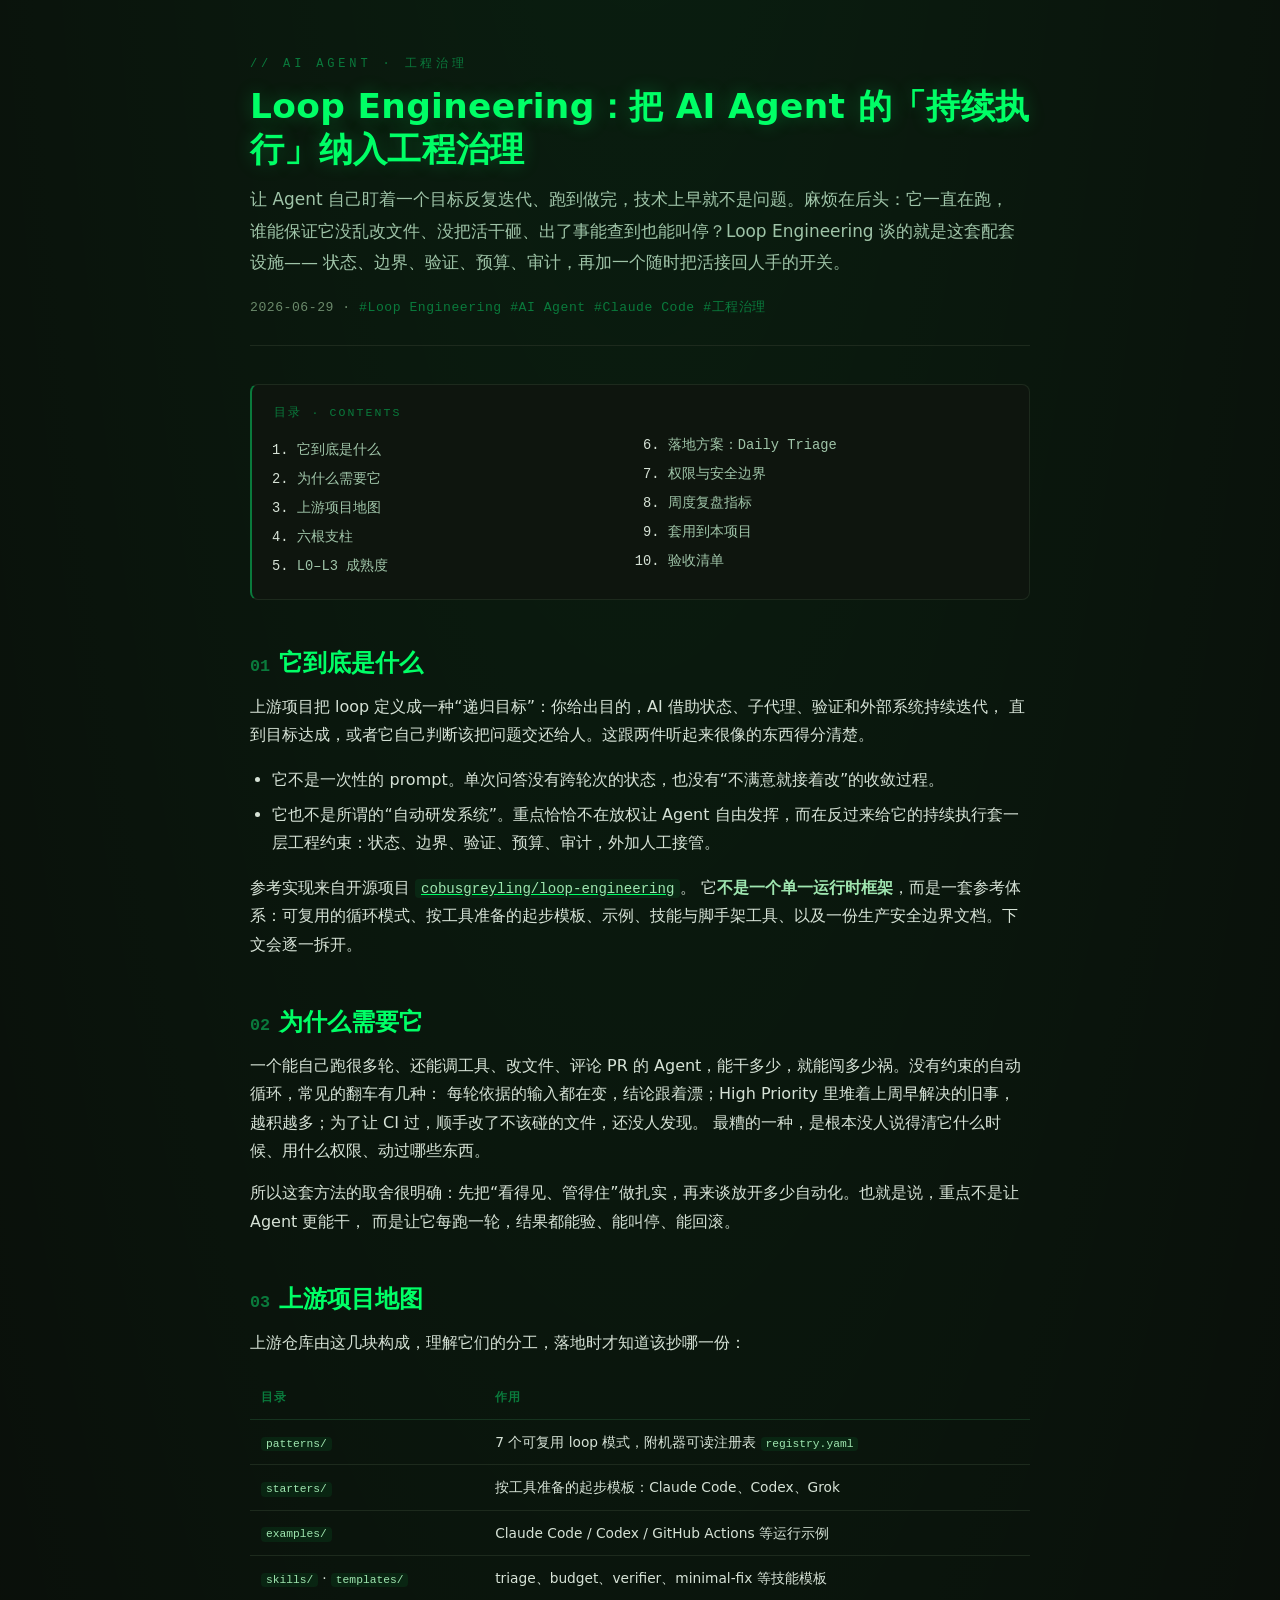
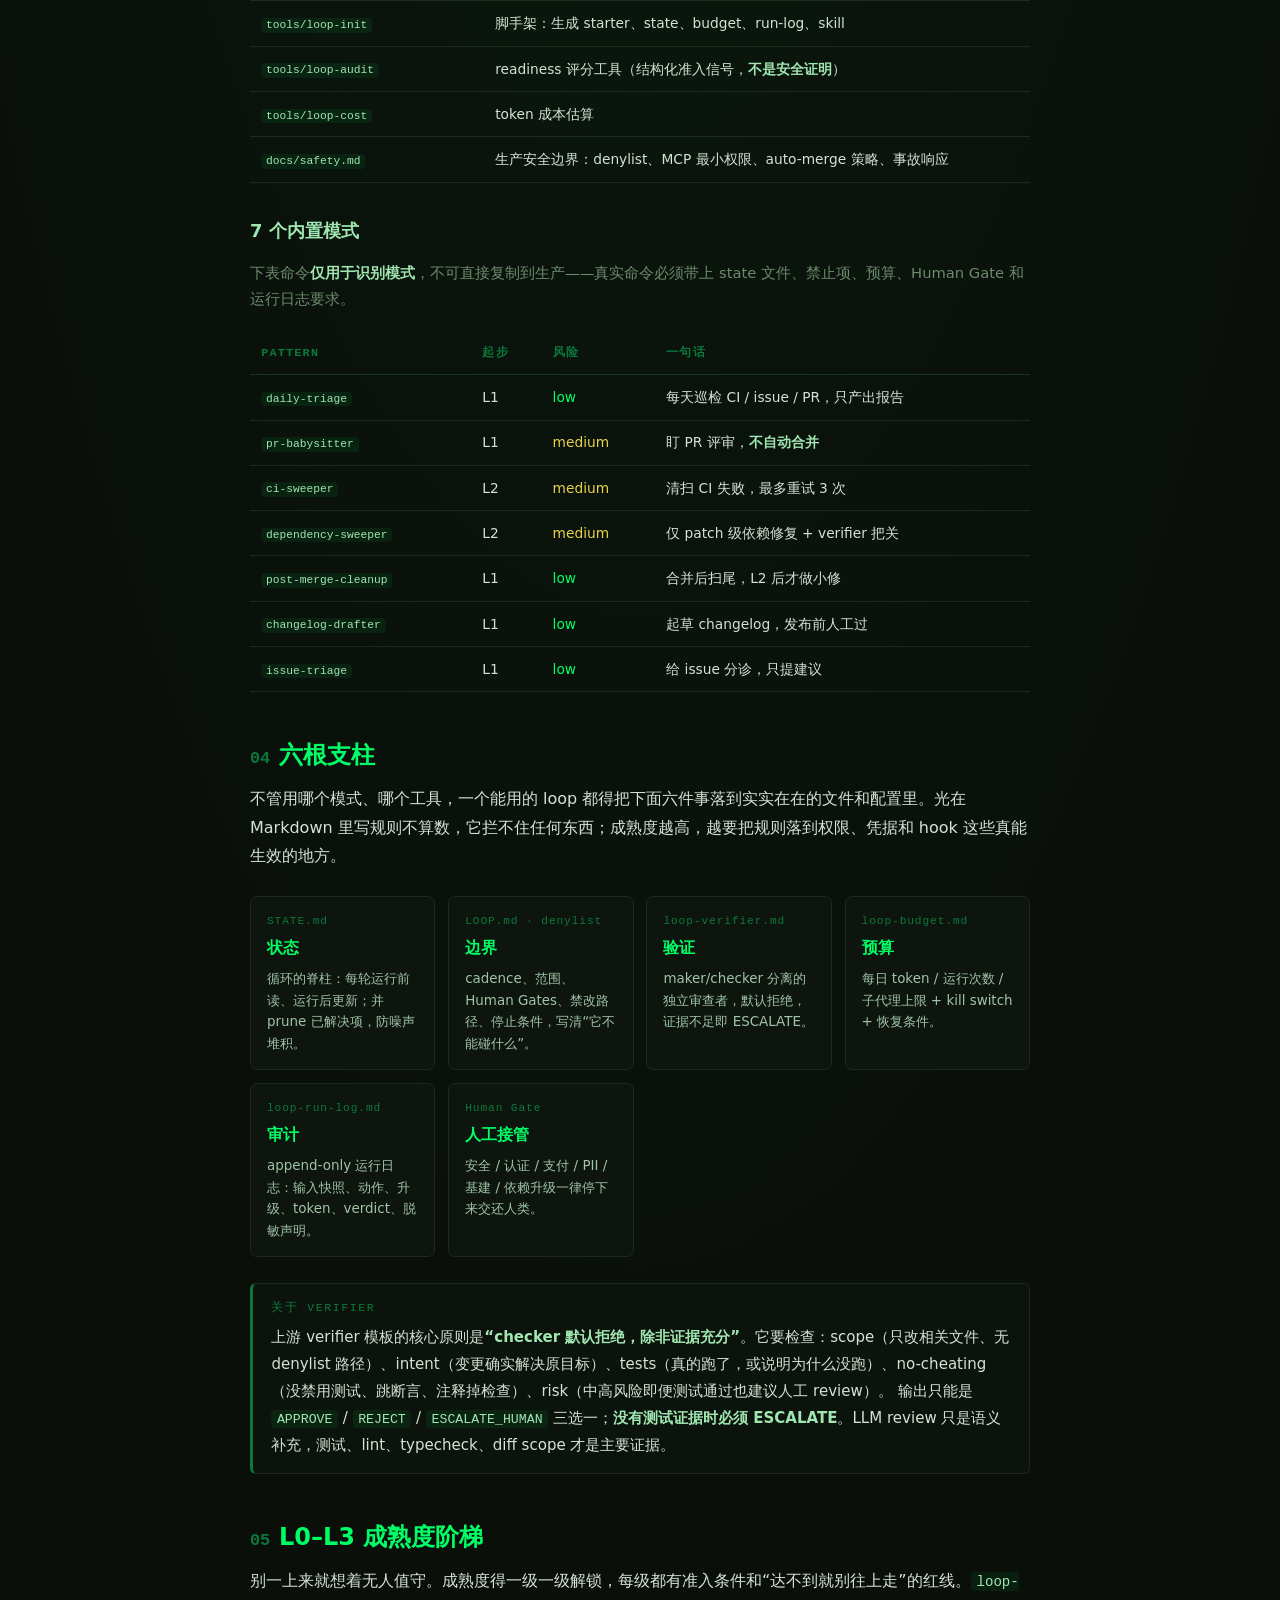
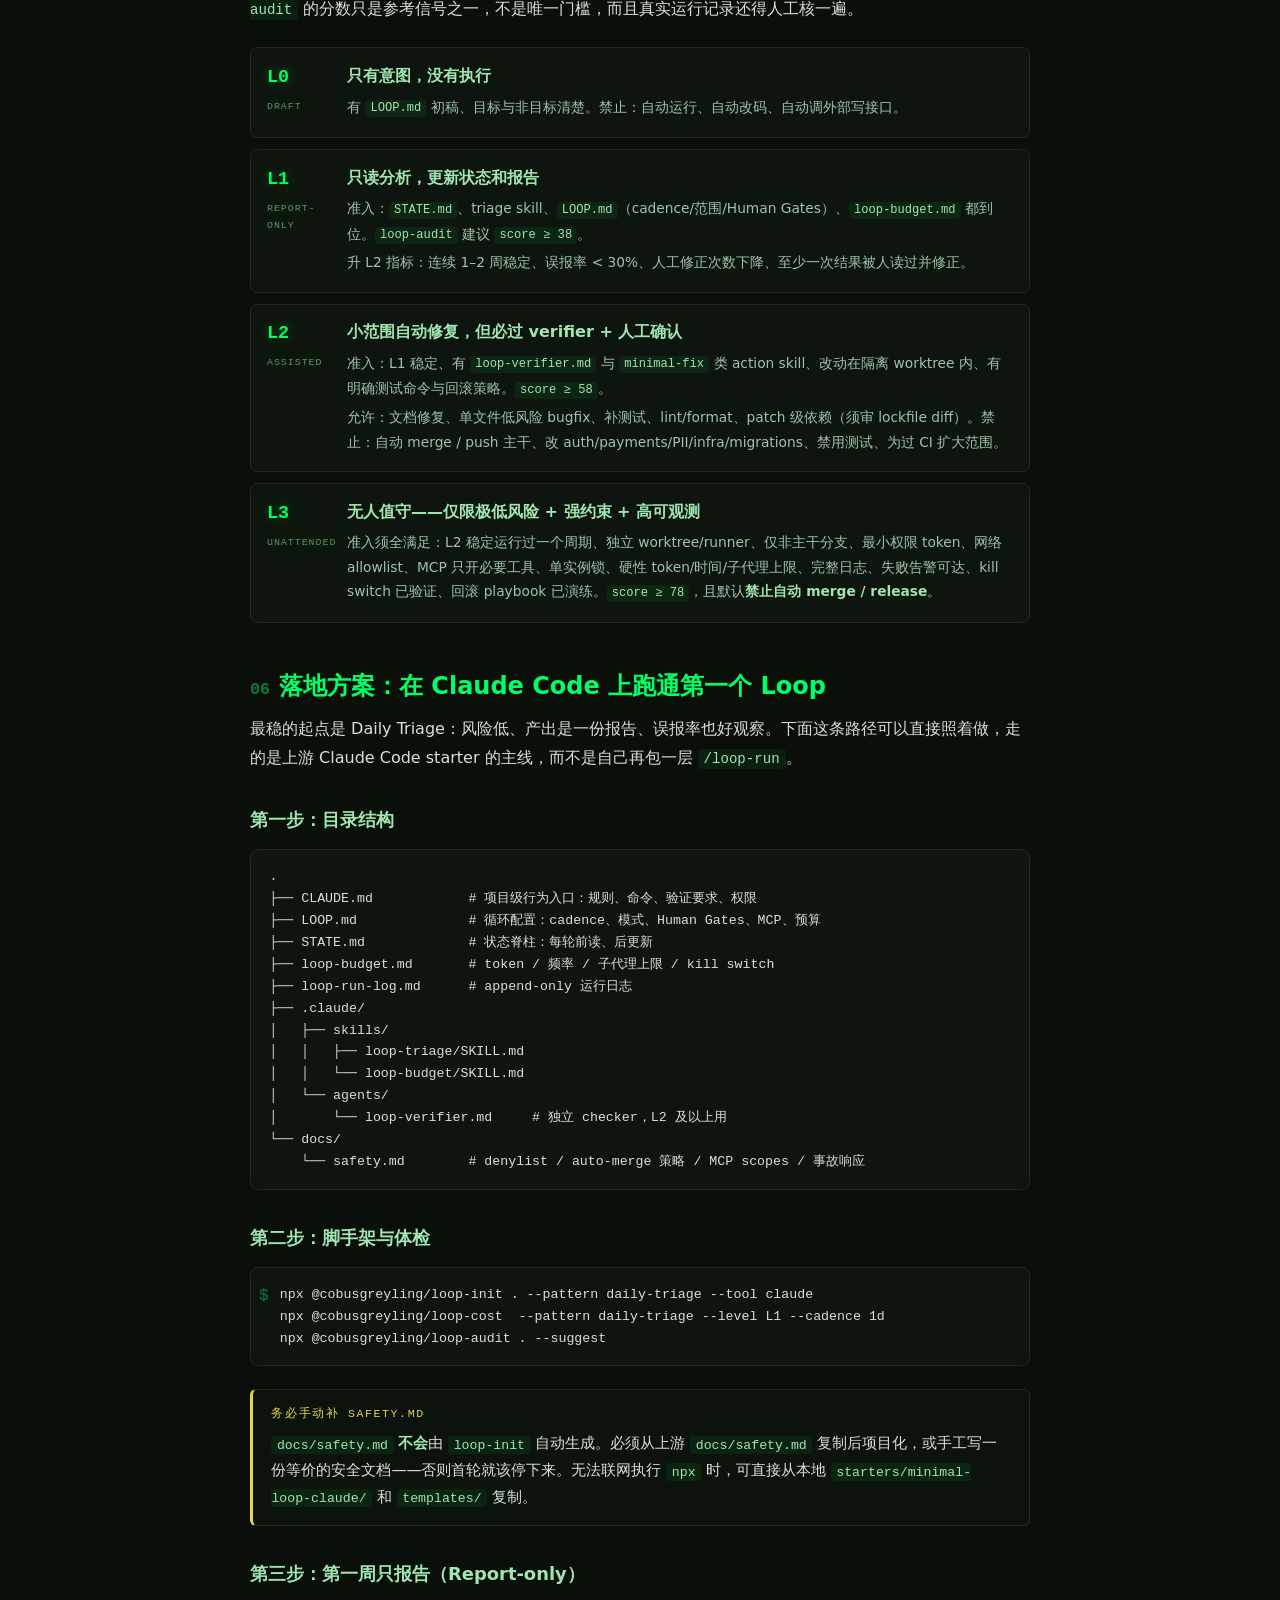
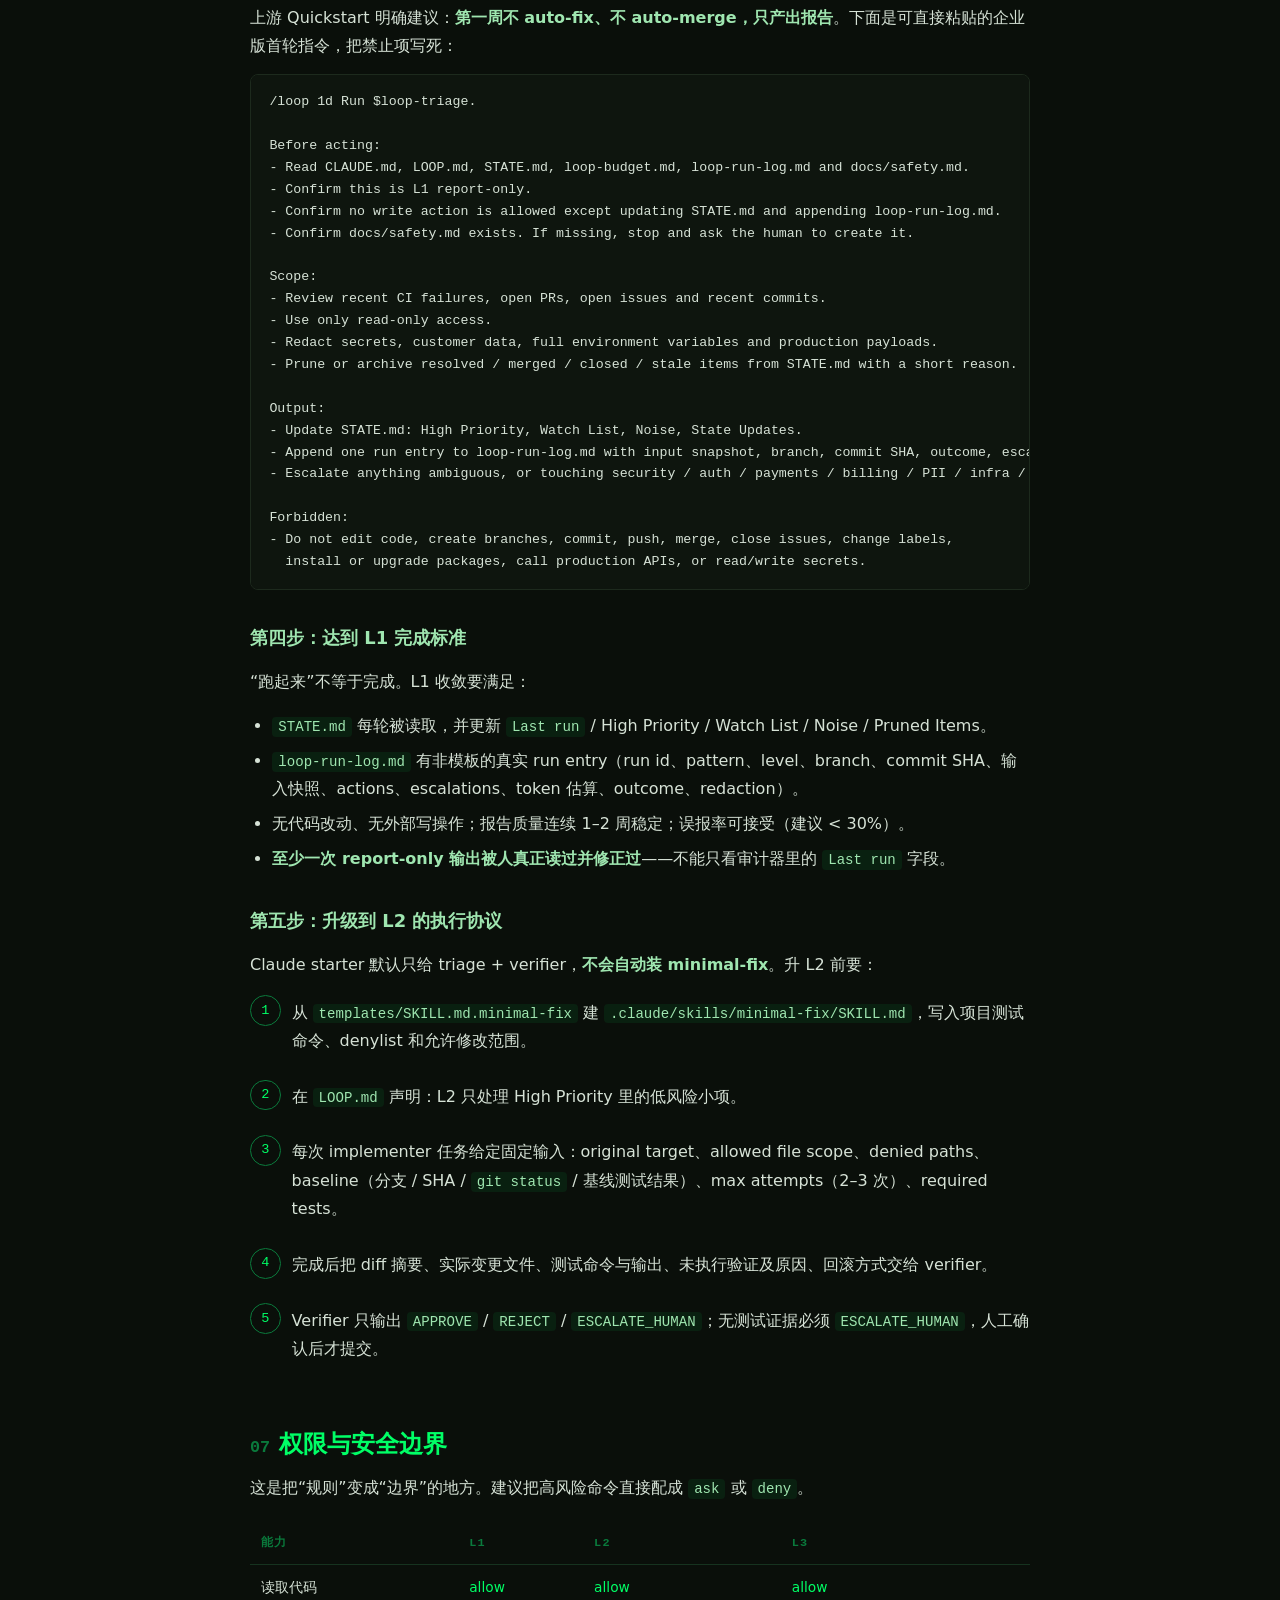
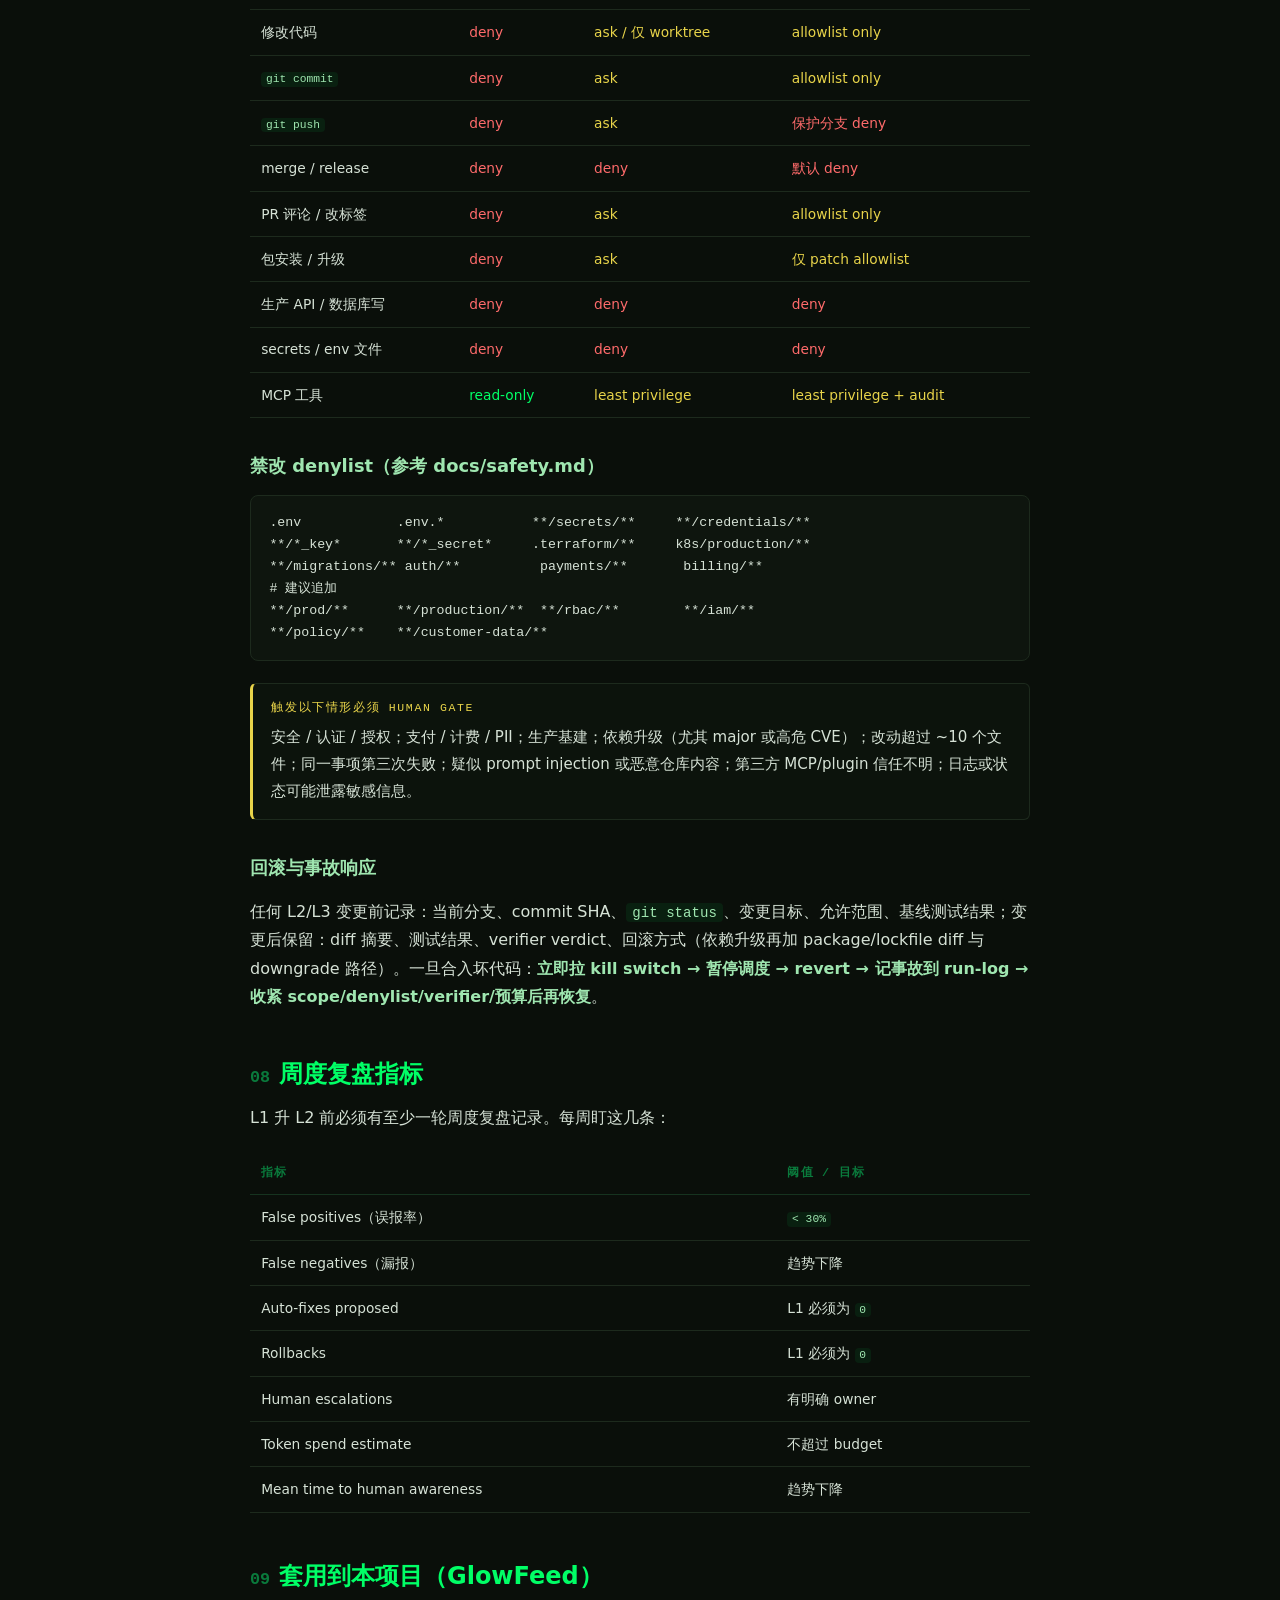
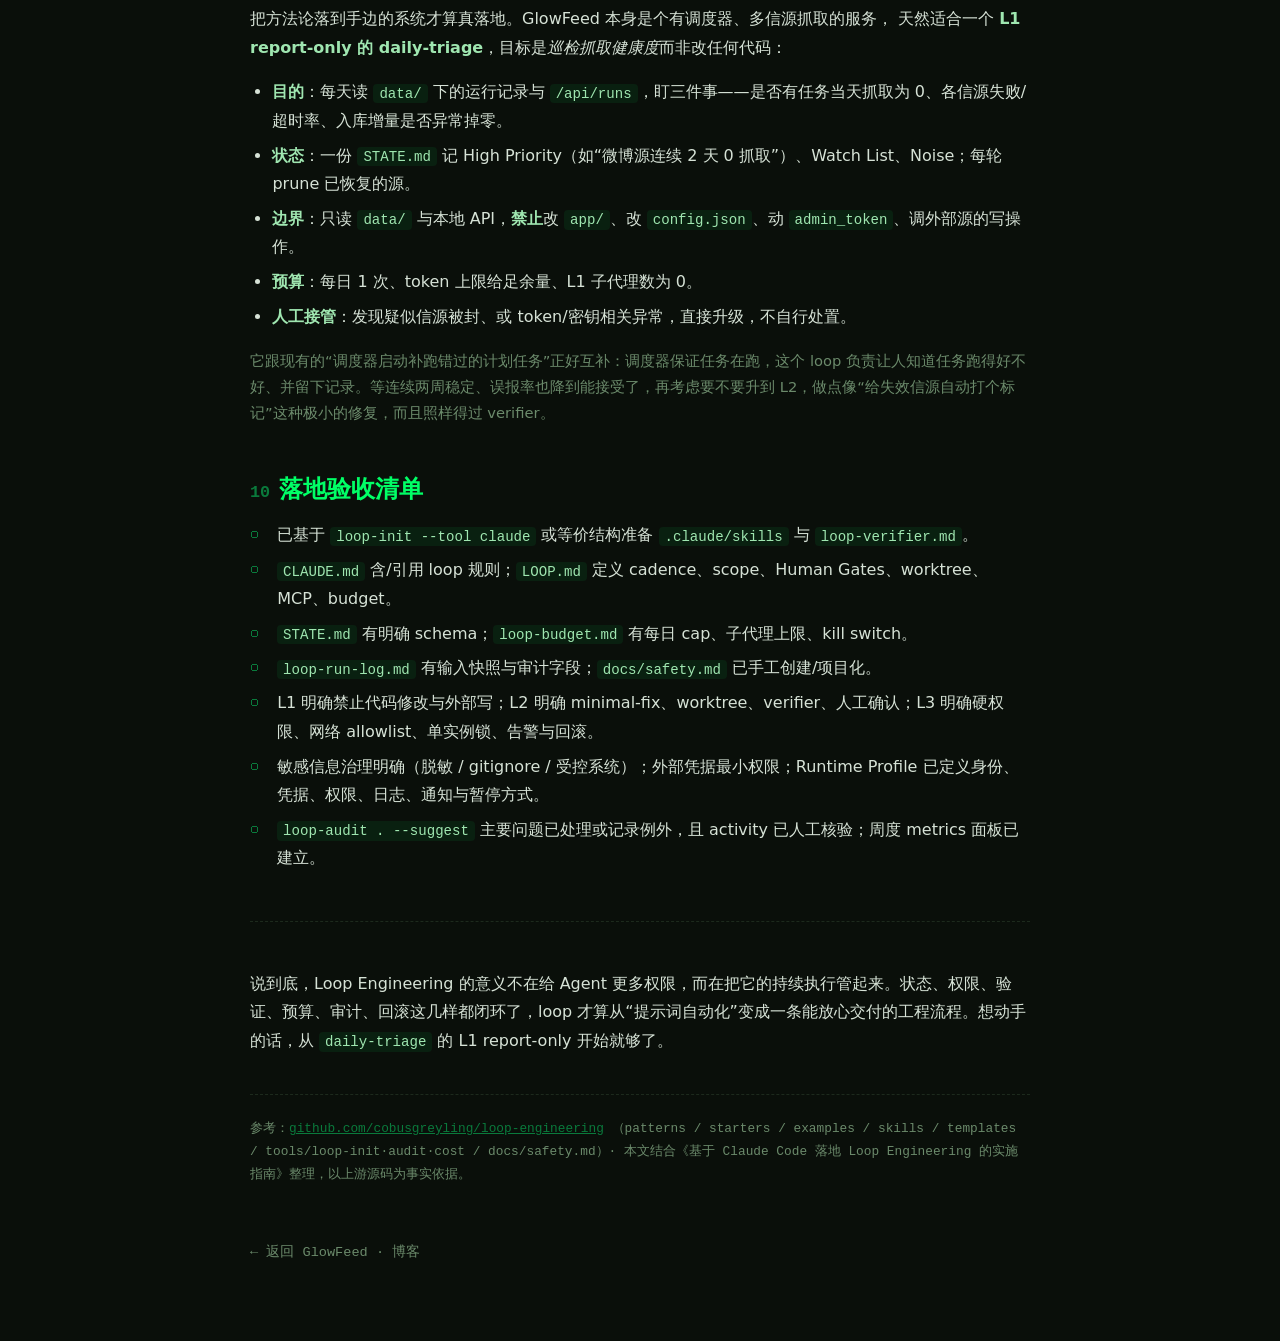
<file: web/blog/loop-engineering.html>
<!DOCTYPE html>
<html lang="zh-CN">
<head>
  <meta charset="UTF-8">
  <meta name="viewport" content="width=device-width, initial-scale=1.0">
  <!-- ↓↓↓ 列表元数据：GlowFeed 从这里自动提取 ↓↓↓ -->
  <title>Loop Engineering：把 AI Agent 的「持续执行」纳入工程治理</title>
  <meta name="date" content="2026-06-29">
  <meta name="description" content="讲清 Loop Engineering 到底是什么、为什么要管它，再给一套能在 Claude Code 上从 L1 起步、照着就能做的落地方案。">
  <meta name="tags" content="Loop Engineering, AI Agent, Claude Code, 工程治理">
  <meta name="cover" content="loop-engineering-cover.svg">
  <!-- ↑↑↑ 只有 title 必须；date 缺省用文件修改时间 ↑↑↑ -->
  <style>
    :root {
      color-scheme: dark;
      --bg:#0a0f0a; --bg-2:#0e150e; --bg-3:#0c130c;
      --green:#00ff66; --green-2:#9fe6b0; --green-dim:#0a7a3c; --green-mid:#16b85a;
      --ink:#d6e2d6; --ink-dim:#9fc4a8; --mute:#6b8a6b; --line:#1d2a1d; --line-2:#16331f;
      --warn:#e8d44a; --red:#ff6b6b;
      --mono: ui-monospace, "JetBrains Mono", "SF Mono", Menlo, Consolas, "PingFang SC", monospace;
    }
    * { box-sizing: border-box; }
    body {
      margin:0; padding:0; line-height:1.78; color:var(--ink); background:var(--bg);
      font-family:-apple-system,"PingFang SC","Microsoft YaHei",system-ui,sans-serif;
      background-image: radial-gradient(ellipse 70% 40% at 50% -8%, rgba(0,255,102,.07), transparent);
    }
    .wrap { max-width: 820px; margin: 0 auto; padding: 0 1.25rem 5rem; }

    /* ── Hero ── */
    .hero { padding: 3.4rem 0 1.6rem; border-bottom: 1px solid var(--line); margin-bottom: 2.4rem; }
    .kicker { font-family:var(--mono); font-size:.75rem; letter-spacing:.32em; color:var(--green-dim); text-transform:uppercase; }
    h1 { color:var(--green); font-size:2.15rem; line-height:1.25; margin:.6rem 0 .8rem;
         text-shadow:0 0 18px rgba(0,255,102,.25); letter-spacing:.01em; }
    .lede { color:var(--ink-dim); font-size:1.06rem; line-height:1.85; margin:0 0 1.1rem; }
    .meta { color:var(--mute); font-size:.82rem; font-family:var(--mono); letter-spacing:.04em; }
    .meta .tag { color:var(--green-dim); }

    /* ── TOC ── */
    .toc { background:var(--bg-2); border:1px solid var(--line); border-left:2px solid var(--green-dim);
           border-radius:8px; padding:1.1rem 1.4rem; margin:0 0 2.6rem; font-family:var(--mono); font-size:.86rem; }
    .toc-h { color:var(--green-dim); letter-spacing:.18em; font-size:.72rem; text-transform:uppercase; margin-bottom:.7rem; }
    .toc ol { margin:0; padding-left:1.4rem; columns:2; column-gap:2rem; }
    .toc li { margin:.28rem 0; }
    .toc a { color:var(--ink-dim); text-decoration:none; }
    .toc a:hover { color:var(--green); }
    @media (max-width:680px){ .toc ol{ columns:1; } h1{ font-size:1.7rem; } }

    /* ── 结构 ── */
    h2 { color:var(--green); font-size:1.5rem; margin:3rem 0 .5rem; line-height:1.3; scroll-margin-top:1rem; }
    h2 .n { font-family:var(--mono); color:var(--green-dim); font-size:1.05rem; margin-right:.55rem; }
    h3 { color:var(--green-2); font-size:1.12rem; margin:2rem 0 .4rem; }
    p { margin:.85rem 0; }
    a { color:var(--green); }
    strong { color:var(--green-2); font-weight:700; }
    ul, ol { padding-left:1.4rem; }
    li { margin:.4rem 0; }
    hr { border:none; border-top:1px dashed var(--line); margin:3rem 0; }
    .sub { color:var(--mute); font-size:.92rem; }

    code { background:rgba(0,255,102,.07); color:var(--green-2); padding:.12em .42em; border-radius:4px;
           font-family:var(--mono); font-size:.88em; }
    pre { background:var(--bg-2); border:1px solid var(--line); border-radius:8px; padding:1rem 1.15rem;
          overflow-x:auto; line-height:1.65; position:relative; }
    pre code { background:none; padding:0; color:var(--ink); font-size:.83rem; }
    pre.term::before { content:"$"; color:var(--green-dim); position:absolute; left:.5rem; top:.95rem; font-family:var(--mono); }
    pre.term { padding-left:1.8rem; }

    /* ── 表格 ── */
    table { width:100%; border-collapse:collapse; margin:1.3rem 0; font-size:.86rem; }
    th, td { text-align:left; padding:.62rem .7rem; border-bottom:1px solid var(--line); vertical-align:top; }
    th { color:var(--green-dim); font-family:var(--mono); font-size:.74rem; letter-spacing:.1em; text-transform:uppercase;
         border-bottom:1px solid var(--line-2); }
    tbody tr:hover { background:rgba(0,255,102,.03); }
    td code { font-size:.82em; white-space:nowrap; }
    .ok { color:var(--green); } .no { color:var(--red); } .ask { color:var(--warn); }

    /* ── 标注块 ── */
    .note { border:1px solid var(--line); border-left:3px solid var(--green-dim); background:var(--bg-3);
            border-radius:6px; padding:.9rem 1.15rem; margin:1.4rem 0; font-size:.94rem; }
    .note.warn { border-left-color:var(--warn); }
    .note.warn .lbl { color:var(--warn); }
    .note .lbl { display:block; font-family:var(--mono); font-size:.72rem; letter-spacing:.14em;
                 text-transform:uppercase; color:var(--green-dim); margin-bottom:.35rem; }

    /* ── 五支柱 ── */
    .pillars { display:grid; grid-template-columns:repeat(auto-fit,minmax(150px,1fr)); gap:.8rem; margin:1.6rem 0; }
    .pillar { background:var(--bg-2); border:1px solid var(--line); border-radius:7px; padding:.95rem 1rem; }
    .pillar h4 { margin:.1rem 0 .4rem; color:var(--green); font-size:.98rem; }
    .pillar .f { font-family:var(--mono); font-size:.7rem; color:var(--green-dim); letter-spacing:.08em; }
    .pillar p { margin:.35rem 0 0; font-size:.84rem; color:var(--ink-dim); line-height:1.6; }

    /* ── 成熟度阶梯 ── */
    .ladder { display:flex; flex-direction:column; gap:.7rem; margin:1.5rem 0; }
    .rung { display:grid; grid-template-columns:64px 1fr; gap:1rem; align-items:start;
            background:var(--bg-2); border:1px solid var(--line); border-radius:7px; padding:.85rem 1rem; }
    .rung .lv { font-family:var(--mono); font-weight:700; font-size:1.15rem; color:var(--green);
                text-shadow:0 0 12px rgba(0,255,102,.3); }
    .rung .lv small { display:block; font-size:.62rem; font-weight:400; color:var(--mute); letter-spacing:.1em; margin-top:.2rem; }
    .rung h4 { margin:0 0 .25rem; color:var(--green-2); font-size:1rem; }
    .rung p { margin:.2rem 0; font-size:.86rem; color:var(--ink-dim); }

    /* ── 步骤 ── */
    .steps { counter-reset:step; list-style:none; padding:0; }
    .steps > li { counter-increment:step; position:relative; padding:.2rem 0 1.1rem 2.6rem; }
    .steps > li::before { content:counter(step); position:absolute; left:0; top:0;
      width:1.8rem; height:1.8rem; border:1px solid var(--green-dim); border-radius:50%;
      color:var(--green); font-family:var(--mono); font-size:.85rem; display:flex; align-items:center; justify-content:center; }

    .checklist { list-style:none; padding:0; }
    .checklist li { padding-left:1.7rem; position:relative; }
    .checklist li::before { content:"▢"; position:absolute; left:0; color:var(--green-dim); font-family:var(--mono); }

    .back { display:inline-block; margin-top:3.4rem; color:var(--mute); text-decoration:none;
            font-family:var(--mono); font-size:.85rem; }
    .back:hover { color:var(--green); }
    .foot { margin-top:2.4rem; padding-top:1.4rem; border-top:1px dashed var(--line);
            color:var(--mute); font-size:.8rem; font-family:var(--mono); line-height:1.8; }
    .foot a { color:var(--green-dim); }
  </style>
</head>
<body>
<main class="wrap">

  <header class="hero">
    <div class="kicker">// AI Agent · 工程治理</div>
    <h1>Loop Engineering：把 AI Agent 的「持续执行」纳入工程治理</h1>
    <p class="lede">
      让 Agent 自己盯着一个目标反复迭代、跑到做完，技术上早就不是问题。麻烦在后头：它一直在跑，
      谁能保证它没乱改文件、没把活干砸、出了事能查到也能叫停？Loop Engineering 谈的就是这套配套设施——
      状态、边界、验证、预算、审计，再加一个随时把活接回人手的开关。
    </p>
    <div class="meta">2026-06-29 · <span class="tag">#Loop Engineering #AI Agent #Claude Code #工程治理</span></div>
  </header>

  <nav class="toc">
    <div class="toc-h">目录 · contents</div>
    <ol>
      <li><a href="#what">它到底是什么</a></li>
      <li><a href="#why">为什么需要它</a></li>
      <li><a href="#upstream">上游项目地图</a></li>
      <li><a href="#pillars">六根支柱</a></li>
      <li><a href="#ladder">L0–L3 成熟度</a></li>
      <li><a href="#plan">落地方案：Daily Triage</a></li>
      <li><a href="#perm">权限与安全边界</a></li>
      <li><a href="#metrics">周度复盘指标</a></li>
      <li><a href="#glowfeed">套用到本项目</a></li>
      <li><a href="#checklist">验收清单</a></li>
    </ol>
  </nav>

  <!-- ============================================================ -->
  <h2 id="what"><span class="n">01</span>它到底是什么</h2>
  <p>
    上游项目把 loop 定义成一种“递归目标”：你给出目的，AI 借助状态、子代理、验证和外部系统持续迭代，
    直到目标达成，或者它自己判断该把问题交还给人。这跟两件听起来很像的东西得分清楚。
  </p>
  <ul>
    <li>它不是一次性的 prompt。单次问答没有跨轮次的状态，也没有“不满意就接着改”的收敛过程。</li>
    <li>它也不是所谓的“自动研发系统”。重点恰恰不在放权让 Agent 自由发挥，而在反过来给它的持续执行套一层工程约束：状态、边界、验证、预算、审计，外加人工接管。</li>
  </ul>
  <p>
    参考实现来自开源项目 <a href="https://github.com/cobusgreyling/loop-engineering/" target="_blank" rel="noopener"><code>cobusgreyling/loop-engineering</code></a>。
    它<strong>不是一个单一运行时框架</strong>，而是一套参考体系：可复用的循环模式、按工具准备的起步模板、示例、技能与脚手架工具、以及一份生产安全边界文档。下文会逐一拆开。
  </p>

  <!-- ============================================================ -->
  <h2 id="why"><span class="n">02</span>为什么需要它</h2>
  <p>
    一个能自己跑很多轮、还能调工具、改文件、评论 PR 的 Agent，能干多少，就能闯多少祸。没有约束的自动循环，常见的翻车有几种：
    每轮依据的输入都在变，结论跟着漂；High Priority 里堆着上周早解决的旧事，越积越多；为了让 CI 过，顺手改了不该碰的文件，还没人发现。
    最糟的一种，是根本没人说得清它什么时候、用什么权限、动过哪些东西。
  </p>
  <p>
    所以这套方法的取舍很明确：先把“看得见、管得住”做扎实，再来谈放开多少自动化。也就是说，重点不是让 Agent 更能干，
    而是让它每跑一轮，结果都能验、能叫停、能回滚。
  </p>

  <!-- ============================================================ -->
  <h2 id="upstream"><span class="n">03</span>上游项目地图</h2>
  <p>上游仓库由这几块构成，理解它们的分工，落地时才知道该抄哪一份：</p>
  <table>
    <thead><tr><th style="width:30%">目录</th><th>作用</th></tr></thead>
    <tbody>
      <tr><td><code>patterns/</code></td><td>7 个可复用 loop 模式，附机器可读注册表 <code>registry.yaml</code></td></tr>
      <tr><td><code>starters/</code></td><td>按工具准备的起步模板：Claude Code、Codex、Grok</td></tr>
      <tr><td><code>examples/</code></td><td>Claude Code / Codex / GitHub Actions 等运行示例</td></tr>
      <tr><td><code>skills/</code> · <code>templates/</code></td><td>triage、budget、verifier、minimal-fix 等技能模板</td></tr>
      <tr><td><code>tools/loop-init</code></td><td>脚手架：生成 starter、state、budget、run-log、skill</td></tr>
      <tr><td><code>tools/loop-audit</code></td><td>readiness 评分工具（结构化准入信号，<strong>不是安全证明</strong>）</td></tr>
      <tr><td><code>tools/loop-cost</code></td><td>token 成本估算</td></tr>
      <tr><td><code>docs/safety.md</code></td><td>生产安全边界：denylist、MCP 最小权限、auto-merge 策略、事故响应</td></tr>
    </tbody>
  </table>

  <h3>7 个内置模式</h3>
  <p class="sub">下表命令<strong>仅用于识别模式</strong>，不可直接复制到生产——真实命令必须带上 state 文件、禁止项、预算、Human Gate 和运行日志要求。</p>
  <table>
    <thead><tr><th>Pattern</th><th>起步</th><th>风险</th><th>一句话</th></tr></thead>
    <tbody>
      <tr><td><code>daily-triage</code></td><td>L1</td><td class="ok">low</td><td>每天巡检 CI / issue / PR，只产出报告</td></tr>
      <tr><td><code>pr-babysitter</code></td><td>L1</td><td class="ask">medium</td><td>盯 PR 评审，<strong>不自动合并</strong></td></tr>
      <tr><td><code>ci-sweeper</code></td><td>L2</td><td class="ask">medium</td><td>清扫 CI 失败，最多重试 3 次</td></tr>
      <tr><td><code>dependency-sweeper</code></td><td>L2</td><td class="ask">medium</td><td>仅 patch 级依赖修复 + verifier 把关</td></tr>
      <tr><td><code>post-merge-cleanup</code></td><td>L1</td><td class="ok">low</td><td>合并后扫尾，L2 后才做小修</td></tr>
      <tr><td><code>changelog-drafter</code></td><td>L1</td><td class="ok">low</td><td>起草 changelog，发布前人工过</td></tr>
      <tr><td><code>issue-triage</code></td><td>L1</td><td class="ok">low</td><td>给 issue 分诊，只提建议</td></tr>
    </tbody>
  </table>

  <!-- ============================================================ -->
  <h2 id="pillars"><span class="n">04</span>六根支柱</h2>
  <p>不管用哪个模式、哪个工具，一个能用的 loop 都得把下面六件事落到实实在在的文件和配置里。光在 Markdown 里写规则不算数，它拦不住任何东西；成熟度越高，越要把规则落到权限、凭据和 hook 这些真能生效的地方。</p>
  <div class="pillars">
    <div class="pillar"><div class="f">STATE.md</div><h4>状态</h4><p>循环的脊柱：每轮运行前读、运行后更新；并 prune 已解决项，防噪声堆积。</p></div>
    <div class="pillar"><div class="f">LOOP.md · denylist</div><h4>边界</h4><p>cadence、范围、Human Gates、禁改路径、停止条件，写清“它不能碰什么”。</p></div>
    <div class="pillar"><div class="f">loop-verifier.md</div><h4>验证</h4><p>maker/checker 分离的独立审查者，默认拒绝，证据不足即 ESCALATE。</p></div>
    <div class="pillar"><div class="f">loop-budget.md</div><h4>预算</h4><p>每日 token / 运行次数 / 子代理上限 + kill switch + 恢复条件。</p></div>
    <div class="pillar"><div class="f">loop-run-log.md</div><h4>审计</h4><p>append-only 运行日志：输入快照、动作、升级、token、verdict、脱敏声明。</p></div>
    <div class="pillar"><div class="f">Human Gate</div><h4>人工接管</h4><p>安全 / 认证 / 支付 / PII / 基建 / 依赖升级一律停下来交还人类。</p></div>
  </div>

  <div class="note">
    <span class="lbl">关于 verifier</span>
    上游 verifier 模板的核心原则是<strong>“checker 默认拒绝，除非证据充分”</strong>。它要检查：scope（只改相关文件、无 denylist 路径）、intent（变更确实解决原目标）、tests（真的跑了，或说明为什么没跑）、no-cheating（没禁用测试、跳断言、注释掉检查）、risk（中高风险即便测试通过也建议人工 review）。
    输出只能是 <code>APPROVE</code> / <code>REJECT</code> / <code>ESCALATE_HUMAN</code> 三选一；<strong>没有测试证据时必须 ESCALATE</strong>。LLM review 只是语义补充，测试、lint、typecheck、diff scope 才是主要证据。
  </div>

  <!-- ============================================================ -->
  <h2 id="ladder"><span class="n">05</span>L0–L3 成熟度阶梯</h2>
  <p>别一上来就想着无人值守。成熟度得一级一级解锁，每级都有准入条件和“达不到就别往上走”的红线。<code>loop-audit</code> 的分数只是参考信号之一，不是唯一门槛，而且真实运行记录还得人工核一遍。</p>
  <div class="ladder">
    <div class="rung"><div class="lv">L0<small>DRAFT</small></div><div>
      <h4>只有意图，没有执行</h4>
      <p>有 <code>LOOP.md</code> 初稿、目标与非目标清楚。禁止：自动运行、自动改码、自动调外部写接口。</p></div></div>
    <div class="rung"><div class="lv">L1<small>REPORT-ONLY</small></div><div>
      <h4>只读分析，更新状态和报告</h4>
      <p>准入：<code>STATE.md</code>、triage skill、<code>LOOP.md</code>（cadence/范围/Human Gates）、<code>loop-budget.md</code> 都到位。<code>loop-audit</code> 建议 <code>score ≥ 38</code>。</p>
      <p>升 L2 指标：连续 1–2 周稳定、误报率 &lt; 30%、人工修正次数下降、至少一次结果被人读过并修正。</p></div></div>
    <div class="rung"><div class="lv">L2<small>ASSISTED</small></div><div>
      <h4>小范围自动修复，但必过 verifier + 人工确认</h4>
      <p>准入：L1 稳定、有 <code>loop-verifier.md</code> 与 <code>minimal-fix</code> 类 action skill、改动在隔离 worktree 内、有明确测试命令与回滚策略。<code>score ≥ 58</code>。</p>
      <p>允许：文档修复、单文件低风险 bugfix、补测试、lint/format、patch 级依赖（须审 lockfile diff）。禁止：自动 merge / push 主干、改 auth/payments/PII/infra/migrations、禁用测试、为过 CI 扩大范围。</p></div></div>
    <div class="rung"><div class="lv">L3<small>UNATTENDED</small></div><div>
      <h4>无人值守——仅限极低风险 + 强约束 + 高可观测</h4>
      <p>准入须全满足：L2 稳定运行过一个周期、独立 worktree/runner、仅非主干分支、最小权限 token、网络 allowlist、MCP 只开必要工具、单实例锁、硬性 token/时间/子代理上限、完整日志、失败告警可达、kill switch 已验证、回滚 playbook 已演练。<code>score ≥ 78</code>，且默认<strong>禁止自动 merge / release</strong>。</p></div></div>
  </div>

  <!-- ============================================================ -->
  <h2 id="plan"><span class="n">06</span>落地方案：在 Claude Code 上跑通第一个 Loop</h2>
  <p>
    最稳的起点是 Daily Triage：风险低、产出是一份报告、误报率也好观察。下面这条路径可以直接照着做，走的是上游 Claude Code starter 的主线，而不是自己再包一层 <code>/loop-run</code>。
  </p>

  <h3>第一步：目录结构</h3>
  <pre><code>.
├── CLAUDE.md            # 项目级行为入口：规则、命令、验证要求、权限
├── LOOP.md              # 循环配置：cadence、模式、Human Gates、MCP、预算
├── STATE.md             # 状态脊柱：每轮前读、后更新
├── loop-budget.md       # token / 频率 / 子代理上限 / kill switch
├── loop-run-log.md      # append-only 运行日志
├── .claude/
│   ├── skills/
│   │   ├── loop-triage/SKILL.md
│   │   └── loop-budget/SKILL.md
│   └── agents/
│       └── loop-verifier.md     # 独立 checker，L2 及以上用
└── docs/
    └── safety.md        # denylist / auto-merge 策略 / MCP scopes / 事故响应</code></pre>

  <h3>第二步：脚手架与体检</h3>
  <pre class="term"><code>npx @cobusgreyling/loop-init . --pattern daily-triage --tool claude
npx @cobusgreyling/loop-cost  --pattern daily-triage --level L1 --cadence 1d
npx @cobusgreyling/loop-audit . --suggest</code></pre>
  <div class="note warn">
    <span class="lbl">务必手动补 safety.md</span>
    <code>docs/safety.md</code> <strong>不会</strong>由 <code>loop-init</code> 自动生成。必须从上游 <code>docs/safety.md</code> 复制后项目化，或手工写一份等价的安全文档——否则首轮就该停下来。无法联网执行 <code>npx</code> 时，可直接从本地 <code>starters/minimal-loop-claude/</code> 和 <code>templates/</code> 复制。
  </div>

  <h3>第三步：第一周只报告（Report-only）</h3>
  <p>上游 Quickstart 明确建议：<strong>第一周不 auto-fix、不 auto-merge，只产出报告</strong>。下面是可直接粘贴的企业版首轮指令，把禁止项写死：</p>
  <pre><code>/loop 1d Run $loop-triage.

Before acting:
- Read CLAUDE.md, LOOP.md, STATE.md, loop-budget.md, loop-run-log.md and docs/safety.md.
- Confirm this is L1 report-only.
- Confirm no write action is allowed except updating STATE.md and appending loop-run-log.md.
- Confirm docs/safety.md exists. If missing, stop and ask the human to create it.

Scope:
- Review recent CI failures, open PRs, open issues and recent commits.
- Use only read-only access.
- Redact secrets, customer data, full environment variables and production payloads.
- Prune or archive resolved / merged / closed / stale items from STATE.md with a short reason.

Output:
- Update STATE.md: High Priority, Watch List, Noise, State Updates.
- Append one run entry to loop-run-log.md with input snapshot, branch, commit SHA, outcome, escalation count.
- Escalate anything ambiguous, or touching security / auth / payments / billing / PII / infra / dependency / production risk.

Forbidden:
- Do not edit code, create branches, commit, push, merge, close issues, change labels,
  install or upgrade packages, call production APIs, or read/write secrets.</code></pre>

  <h3>第四步：达到 L1 完成标准</h3>
  <p>“跑起来”不等于完成。L1 收敛要满足：</p>
  <ul>
    <li><code>STATE.md</code> 每轮被读取，并更新 <code>Last run</code> / High Priority / Watch List / Noise / Pruned Items。</li>
    <li><code>loop-run-log.md</code> 有非模板的真实 run entry（run id、pattern、level、branch、commit SHA、输入快照、actions、escalations、token 估算、outcome、redaction）。</li>
    <li>无代码改动、无外部写操作；报告质量连续 1–2 周稳定；误报率可接受（建议 &lt; 30%）。</li>
    <li><strong>至少一次 report-only 输出被人真正读过并修正过</strong>——不能只看审计器里的 <code>Last run</code> 字段。</li>
  </ul>

  <h3>第五步：升级到 L2 的执行协议</h3>
  <p>Claude starter 默认只给 triage + verifier，<strong>不会自动装 minimal-fix</strong>。升 L2 前要：</p>
  <ol class="steps">
    <li>从 <code>templates/SKILL.md.minimal-fix</code> 建 <code>.claude/skills/minimal-fix/SKILL.md</code>，写入项目测试命令、denylist 和允许修改范围。</li>
    <li>在 <code>LOOP.md</code> 声明：L2 只处理 High Priority 里的低风险小项。</li>
    <li>每次 implementer 任务给定固定输入：original target、allowed file scope、denied paths、baseline（分支 / SHA / <code>git status</code> / 基线测试结果）、max attempts（2–3 次）、required tests。</li>
    <li>完成后把 diff 摘要、实际变更文件、测试命令与输出、未执行验证及原因、回滚方式交给 verifier。</li>
    <li>Verifier 只输出 <code>APPROVE</code> / <code>REJECT</code> / <code>ESCALATE_HUMAN</code>；无测试证据必须 <code>ESCALATE_HUMAN</code>，人工确认后才提交。</li>
  </ol>

  <!-- ============================================================ -->
  <h2 id="perm"><span class="n">07</span>权限与安全边界</h2>
  <p>这是把“规则”变成“边界”的地方。建议把高风险命令直接配成 <code>ask</code> 或 <code>deny</code>。</p>
  <table>
    <thead><tr><th>能力</th><th>L1</th><th>L2</th><th>L3</th></tr></thead>
    <tbody>
      <tr><td>读取代码</td><td class="ok">allow</td><td class="ok">allow</td><td class="ok">allow</td></tr>
      <tr><td>修改代码</td><td class="no">deny</td><td class="ask">ask / 仅 worktree</td><td class="ask">allowlist only</td></tr>
      <tr><td><code>git commit</code></td><td class="no">deny</td><td class="ask">ask</td><td class="ask">allowlist only</td></tr>
      <tr><td><code>git push</code></td><td class="no">deny</td><td class="ask">ask</td><td class="no">保护分支 deny</td></tr>
      <tr><td>merge / release</td><td class="no">deny</td><td class="no">deny</td><td class="no">默认 deny</td></tr>
      <tr><td>PR 评论 / 改标签</td><td class="no">deny</td><td class="ask">ask</td><td class="ask">allowlist only</td></tr>
      <tr><td>包安装 / 升级</td><td class="no">deny</td><td class="ask">ask</td><td class="ask">仅 patch allowlist</td></tr>
      <tr><td>生产 API / 数据库写</td><td class="no">deny</td><td class="no">deny</td><td class="no">deny</td></tr>
      <tr><td>secrets / env 文件</td><td class="no">deny</td><td class="no">deny</td><td class="no">deny</td></tr>
      <tr><td>MCP 工具</td><td class="ok">read-only</td><td class="ask">least privilege</td><td class="ask">least privilege + audit</td></tr>
    </tbody>
  </table>

  <h3>禁改 denylist（参考 docs/safety.md）</h3>
  <pre><code>.env            .env.*           **/secrets/**     **/credentials/**
**/*_key*       **/*_secret*     .terraform/**     k8s/production/**
**/migrations/** auth/**          payments/**       billing/**
# 建议追加
**/prod/**      **/production/**  **/rbac/**        **/iam/**
**/policy/**    **/customer-data/**</code></pre>
  <div class="note warn">
    <span class="lbl">触发以下情形必须 Human Gate</span>
    安全 / 认证 / 授权；支付 / 计费 / PII；生产基建；依赖升级（尤其 major 或高危 CVE）；改动超过 ~10 个文件；同一事项第三次失败；疑似 prompt injection 或恶意仓库内容；第三方 MCP/plugin 信任不明；日志或状态可能泄露敏感信息。
  </div>

  <h3>回滚与事故响应</h3>
  <p>任何 L2/L3 变更前记录：当前分支、commit SHA、<code>git status</code>、变更目标、允许范围、基线测试结果；变更后保留：diff 摘要、测试结果、verifier verdict、回滚方式（依赖升级再加 package/lockfile diff 与 downgrade 路径）。一旦合入坏代码：<strong>立即拉 kill switch → 暂停调度 → revert → 记事故到 run-log → 收紧 scope/denylist/verifier/预算后再恢复</strong>。</p>

  <!-- ============================================================ -->
  <h2 id="metrics"><span class="n">08</span>周度复盘指标</h2>
  <p>L1 升 L2 前必须有至少一轮周度复盘记录。每周盯这几条：</p>
  <table>
    <thead><tr><th>指标</th><th>阈值 / 目标</th></tr></thead>
    <tbody>
      <tr><td>False positives（误报率）</td><td><code>&lt; 30%</code></td></tr>
      <tr><td>False negatives（漏报）</td><td>趋势下降</td></tr>
      <tr><td>Auto-fixes proposed</td><td>L1 必须为 <code>0</code></td></tr>
      <tr><td>Rollbacks</td><td>L1 必须为 <code>0</code></td></tr>
      <tr><td>Human escalations</td><td>有明确 owner</td></tr>
      <tr><td>Token spend estimate</td><td>不超过 budget</td></tr>
      <tr><td>Mean time to human awareness</td><td>趋势下降</td></tr>
    </tbody>
  </table>

  <!-- ============================================================ -->
  <h2 id="glowfeed"><span class="n">09</span>套用到本项目（GlowFeed）</h2>
  <p>
    把方法论落到手边的系统才算真落地。GlowFeed 本身是个有调度器、多信源抓取的服务，
    天然适合一个 <strong>L1 report-only 的 daily-triage</strong>，目标是<em>巡检抓取健康度</em>而非改任何代码：
  </p>
  <ul>
    <li><strong>目的</strong>：每天读 <code>data/</code> 下的运行记录与 <code>/api/runs</code>，盯三件事——是否有任务当天抓取为 0、各信源失败/超时率、入库增量是否异常掉零。</li>
    <li><strong>状态</strong>：一份 <code>STATE.md</code> 记 High Priority（如“微博源连续 2 天 0 抓取”）、Watch List、Noise；每轮 prune 已恢复的源。</li>
    <li><strong>边界</strong>：只读 <code>data/</code> 与本地 API，<strong>禁止</strong>改 <code>app/</code>、改 <code>config.json</code>、动 <code>admin_token</code>、调外部源的写操作。</li>
    <li><strong>预算</strong>：每日 1 次、token 上限给足余量、L1 子代理数为 0。</li>
    <li><strong>人工接管</strong>：发现疑似信源被封、或 token/密钥相关异常，直接升级，不自行处置。</li>
  </ul>
  <p class="sub">
    它跟现有的“调度器启动补跑错过的计划任务”正好互补：调度器保证任务在跑，这个 loop 负责让人知道任务跑得好不好、并留下记录。等连续两周稳定、误报率也降到能接受了，再考虑要不要升到 L2，做点像“给失效信源自动打个标记”这种极小的修复，而且照样得过 verifier。
  </p>

  <!-- ============================================================ -->
  <h2 id="checklist"><span class="n">10</span>落地验收清单</h2>
  <ul class="checklist">
    <li>已基于 <code>loop-init --tool claude</code> 或等价结构准备 <code>.claude/skills</code> 与 <code>loop-verifier.md</code>。</li>
    <li><code>CLAUDE.md</code> 含/引用 loop 规则；<code>LOOP.md</code> 定义 cadence、scope、Human Gates、worktree、MCP、budget。</li>
    <li><code>STATE.md</code> 有明确 schema；<code>loop-budget.md</code> 有每日 cap、子代理上限、kill switch。</li>
    <li><code>loop-run-log.md</code> 有输入快照与审计字段；<code>docs/safety.md</code> 已手工创建/项目化。</li>
    <li>L1 明确禁止代码修改与外部写；L2 明确 minimal-fix、worktree、verifier、人工确认；L3 明确硬权限、网络 allowlist、单实例锁、告警与回滚。</li>
    <li>敏感信息治理明确（脱敏 / gitignore / 受控系统）；外部凭据最小权限；Runtime Profile 已定义身份、凭据、权限、日志、通知与暂停方式。</li>
    <li><code>loop-audit . --suggest</code> 主要问题已处理或记录例外，且 activity 已人工核验；周度 metrics 面板已建立。</li>
  </ul>

  <hr>
  <p>
    说到底，Loop Engineering 的意义不在给 Agent 更多权限，而在把它的持续执行管起来。状态、权限、验证、预算、审计、回滚这几样都闭环了，loop 才算从“提示词自动化”变成一条能放心交付的工程流程。想动手的话，从 <code>daily-triage</code> 的 L1 report-only 开始就够了。
  </p>

  <div class="foot">
    参考：<a href="https://github.com/cobusgreyling/loop-engineering/" target="_blank" rel="noopener">github.com/cobusgreyling/loop-engineering</a>
    （patterns / starters / examples / skills / templates / tools/loop-init·audit·cost / docs/safety.md）·
    本文结合《基于 Claude Code 落地 Loop Engineering 的实施指南》整理，以上游源码为事实依据。
  </div>

  <a class="back" href="/#blog">← 返回 GlowFeed · 博客</a>
</main>
</body>
</html>
</file>
